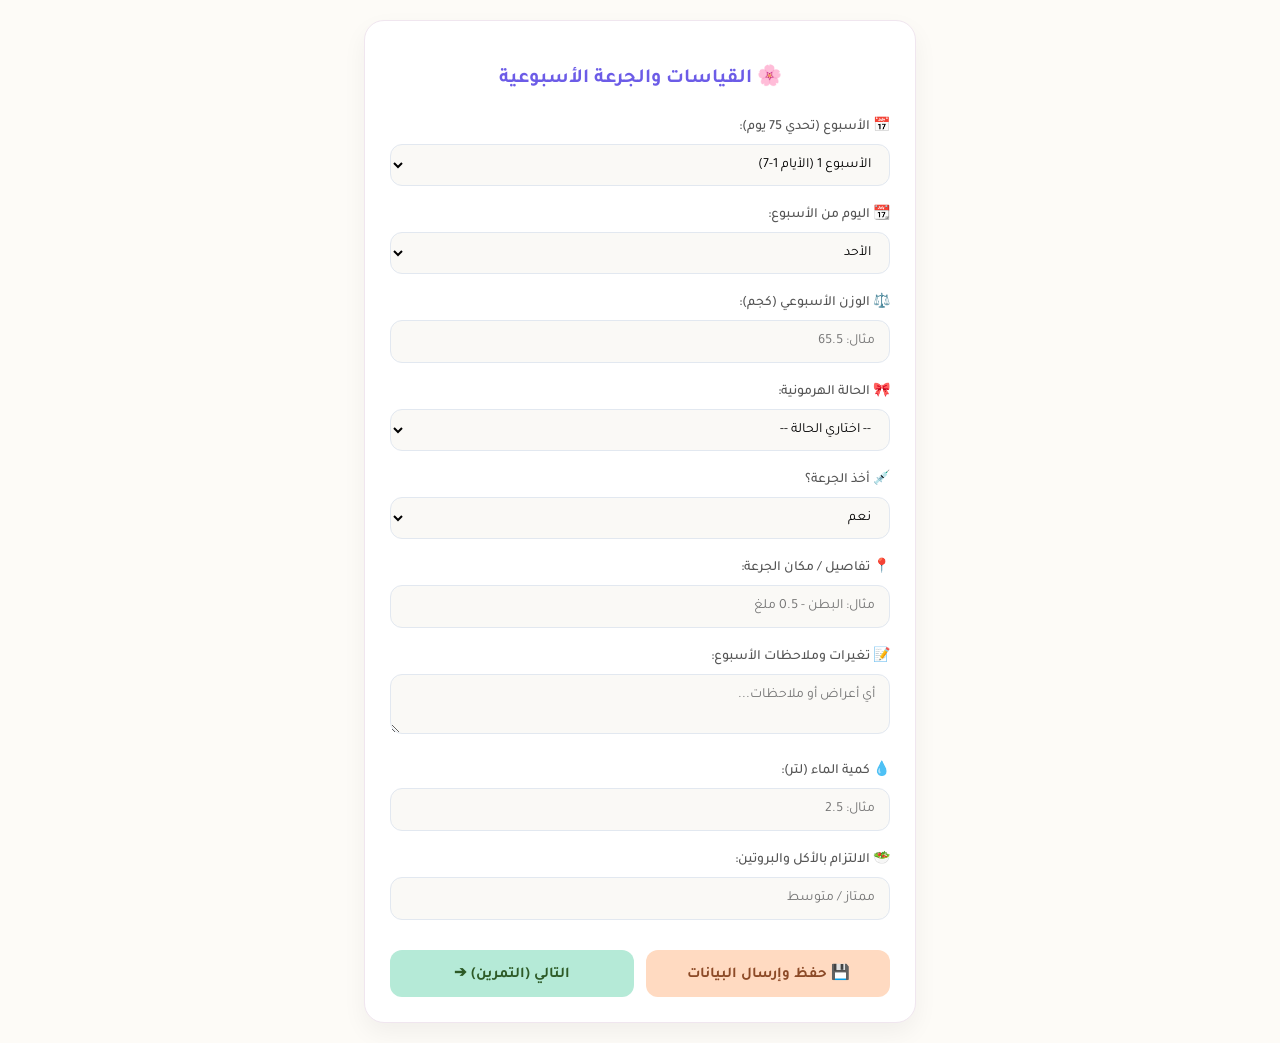
<file: index.html>
<!DOCTYPE html>
<html lang="ar" dir="rtl">
<head>
  <meta charset="UTF-8">
  <meta name="viewport" content="width=device-width, initial-scale=1.0">
  <title>🌸 تطبيق تتبع الصحة والتمارين</title>
  <link rel="stylesheet" href="style.css">
</head>
<body>

<div class="container">
  <form id="trackerForm">
    
    <!-- الصفحة الأولى -->
    <div id="page1" class="page active">
      <h2>🌸 القياسات والجرعة الأسبوعية</h2>
      
      <div class="form-group">
        <label>📅 الأسبوع (تحدي 75 يوم):</label>
        <select id="weekNumber" name="weekNumber">
          <option value="الأسبوع 1 (الأيام 1-7)">الأسبوع 1 (الأيام 1-7)</option>
          <option value="الأسبوع 2 (الأيام 8-14)">الأسبوع 2 (الأيام 8-14)</option>
          <option value="الأسبوع 3 (الأيام 15-21)">الأسبوع 3 (الأيام 15-21)</option>
          <option value="الأسبوع 4 (الأيام 22-28)">الأسبوع 4 (الأيام 22-28)</option>
          <option value="الأسبوع 5 (الأيام 29-35)">الأسبوع 5 (الأيام 29-35)</option>
          <option value="الأسبوع 6 (الأيام 36-42)">الأسبوع 6 (الأيام 36-42)</option>
          <option value="الأسبوع 7 (الأيام 43-49)">الأسبوع 7 (الأيام 43-49)</option>
          <option value="الأسبوع 8 (الأيام 50-56)">الأسبوع 8 (الأيام 50-56)</option>
          <option value="الأسبوع 9 (الأيام 57-63)">الأسبوع 9 (الأيام 57-63)</option>
          <option value="الأسبوع 10 (الأيام 64-70)">الأسبوع 10 (الأيام 64-70)</option>
          <option value="الأسبوع 11 (الأيام 71-75)">الأسبوع 11 (الأيام 71-75)</option>
        </select>
      </div>

      <div class="form-group">
        <label>📆 اليوم من الأسبوع:</label>
        <select id="dayOfWeek" name="dayOfWeek">
          <option value="الأحد">الأحد</option>
          <option value="الإثنين">الإثنين</option>
          <option value="الثلاثاء">الثلاثاء</option>
          <option value="الأربعاء">الأربعاء</option>
          <option value="الخميس">الخميس</option>
          <option value="الجمعة">الجمعة</option>
          <option value="السبت">السبت</option>
        </select>
      </div>

      <div class="form-group">
        <label>⚖️ الوزن الأسبوعي (كجم):</label>
        <input type="number" step="0.1" name="weeklyWeight" placeholder="مثال: 65.5">
      </div>

      <div class="form-group">
        <label>🎀 الحالة الهرمونية:</label>
        <select id="cyclePhase" name="cyclePhase" onchange="handleCycleChange()">
          <option value="">-- اختاري الحالة --</option>
          <option value="أيام عادية">أيام عادية</option>
          <option value="فترة تبويض">فترة تبويض</option>
          <option value="قبل الدورة">قبل الدورة</option>
          <option value="أسبوع الدورة">أسبوع الدورة</option>
        </select>
        <div id="cycleNote" class="dynamic-note"></div>
      </div>

      <div class="form-group">
        <label>💉 أخذ الجرعة؟</label>
        <select name="doseTaken">
          <option value="نعم">نعم</option>
          <option value="لا">لا</option>
        </select>
      </div>

      <div class="form-group">
        <label>📍 تفاصيل / مكان الجرعة:</label>
        <input type="text" name="doseLocation" placeholder="مثال: البطن - 0.5 ملغ">
      </div>

      <div class="form-group">
        <label>📝 تغيرات وملاحظات الأسبوع:</label>
        <textarea name="weeklyChanges" rows="2" placeholder="أي أعراض أو ملاحظات..."></textarea>
      </div>

      <div class="form-group">
        <label>💧 كمية الماء (لتر):</label>
        <input type="number" step="0.1" id="waterIntake" name="waterIntake" placeholder="مثال: 2.5" oninput="handleWaterChange()">
        <div id="waterNote" class="water-note"></div>
      </div>

      <div class="form-group">
        <label>🥗 الالتزام بالأكل والبروتين:</label>
        <input type="text" name="dietCommitment" placeholder="ممتاز / متوسط">
      </div>

      <div class="btn-group">
        <button type="button" class="btn-submit" onclick="sendData()">💾 حفظ وإرسال البيانات</button>
        <button type="button" class="btn-next" onclick="nextPage()">التالي (التمرين) ➔</button>
      </div>
    </div>

    <!-- الصفحة الثانية -->
    <div id="page2" class="page">
      <h2>🏋️‍♀️ بيانات التمرين اليومي</h2>

      <div id="fixedDisplay" class="fixed-info"></div>

      <div class="form-group">
        <label>🎯 نوع التمرين:</label>
        <select id="workoutType" name="workoutType" onchange="handleWorkoutTypeChange()">
          <option value="">-- اختاري نوع التمرين --</option>
          <option value="Upper Body">الجزء العلوي (Upper Body)</option>
          <option value="Lower Body">الجزء السفلي (Lower Body)</option>
        </select>
      </div>

      <div id="warmupNote" class="dynamic-note" style="background-color: #EBF8FF; border-right-color: #3182CE; color: #2B6CB0;"></div>

      <!-- تمارين Upper Body -->
      <div id="upperBodySection" style="display: none;">
        <h3>💪 تمارين الجزء العلوي</h3>
        
        <div class="exercise-card">
          <span style="font-weight:bold; color:#6C5CE7;">1. Lat Pulldown</span>
          <div class="grid-3" style="margin-top:6px;">
            <input type="number" step="0.5" name="ex1_weight" placeholder="الوزن kg">
            <input type="number" name="ex1_reps" placeholder="العدات Reps">
            <input type="number" name="ex1_sets" placeholder="الجولات Sets">
          </div>
        </div>

        <div class="exercise-card">
          <span style="font-weight:bold; color:#6C5CE7;">2. Rows</span>
          <div class="grid-3" style="margin-top:6px;">
            <input type="number" step="0.5" name="ex2_weight" placeholder="الوزن kg">
            <input type="number" name="ex2_reps" placeholder="العدات Reps">
            <input type="number" name="ex2_sets" placeholder="الجولات Sets">
          </div>
        </div>

        <div class="exercise-card">
          <span style="font-weight:bold; color:#6C5CE7;">3. Shoulder Press</span>
          <div class="grid-3" style="margin-top:6px;">
            <input type="number" step="0.5" name="ex3_weight" placeholder="الوزن kg">
            <input type="number" name="ex3_reps" placeholder="العدات Reps">
            <input type="number" name="ex3_sets" placeholder="الجولات Sets">
          </div>
        </div>

        <div class="exercise-card">
          <span style="font-weight:bold; color:#6C5CE7;">4. Biceps Curls</span>
          <div class="grid-3" style="margin-top:6px;">
            <input type="number" step="0.5" name="ex4_weight" placeholder="الوزن kg">
            <input type="number" name="ex4_reps" placeholder="العدات Reps">
            <input type="number" name="ex4_sets" placeholder="الجولات Sets">
          </div>
        </div>

        <div class="exercise-card">
          <span style="font-weight:bold; color:#6C5CE7;">5. Overhead Triceps Extensions</span>
          <div class="grid-3" style="margin-top:6px;">
            <input type="number" step="0.5" name="ex5_weight" placeholder="الوزن kg">
            <input type="number" name="ex5_reps" placeholder="العدات Reps">
            <input type="number" name="ex5_sets" placeholder="الجولات Sets">
          </div>
        </div>
      </div>

      <!-- تمارين Lower Body -->
      <div id="lowerBodySection" style="display: none;">
        <h3>🦵 تمارين الجزء السفلي</h3>

        <div class="exercise-card">
          <span style="font-weight:bold; color:#6C5CE7;">1. Squats (سكوات)</span>
          <div class="grid-3" style="margin-top:6px;">
            <input type="number" step="0.5" name="leg1_weight" placeholder="الوزن kg">
            <input type="number" name="leg1_reps" placeholder="العدات Reps">
            <input type="number" name="leg1_sets" placeholder="الجولات Sets">
          </div>
        </div>

        <div class="exercise-card">
          <span style="font-weight:bold; color:#6C5CE7;">2. RDL (Romanian Deadlifts)</span>
          <div class="grid-3" style="margin-top:6px;">
            <input type="number" step="0.5" name="leg2_weight" placeholder="الوزن kg">
            <input type="number" name="leg2_reps" placeholder="العدات Reps">
            <input type="number" name="leg2_sets" placeholder="الجولات Sets">
          </div>
        </div>

        <div class="exercise-card">
          <span style="font-weight:bold; color:#6C5CE7;">3. Hip Thrust</span>
          <div class="grid-3" style="margin-top:6px;">
            <input type="number" step="0.5" name="leg3_weight" placeholder="الوزن kg">
            <input type="number" name="leg3_reps" placeholder="العدات Reps">
            <input type="number" name="leg3_sets" placeholder="الجولات Sets">
          </div>
        </div>

        <div class="exercise-card">
          <span style="font-weight:bold; color:#6C5CE7;">4. Lunges</span>
          <div class="grid-3" style="margin-top:6px;">
            <input type="number" step="0.5" name="leg4_weight" placeholder="الوزن kg">
            <input type="number" name="leg4_reps" placeholder="العدات Reps">
            <input type="number" name="leg4_sets" placeholder="الجولات Sets">
          </div>
        </div>

        <div class="exercise-card">
          <span style="font-weight:bold; color:#6C5CE7;">5. Hip Abduction</span>
          <div class="grid-3" style="margin-top:6px;">
            <input type="number" step="0.5" name="leg5_weight" placeholder="الوزن kg">
            <input type="number" name="leg5_reps" placeholder="العدات Reps">
            <input type="number" name="leg5_sets" placeholder="الجولات Sets">
          </div>
        </div>
      </div>

      <!-- قسم الكارديو -->
      <h3>🏃‍♀️ أجهزة الكارديو والتفاصيل</h3>
      <div class="form-group">
        <label>اختيار جهاز الكارديو:</label>
        <select name="cardioDevice">
          <option value="لا يوجد">بدون كارديو</option>
          <option value="سير (Treadmill)">سير (Treadmill)</option>
          <option value="دراجة (Stationary Bike)">دراجة (Stationary Bike)</option>
          <option value="أوبتيكال (Elliptical)">أوبتيكال (Elliptical)</option>
          <option value="درج (Stairmaster)">درج (Stairmaster)</option>
        </select>
      </div>

      <div class="grid-3">
        <div class="form-group">
          <label>المدة (د):</label>
          <input type="number" name="cardioDuration" placeholder="30">
        </div>
        <div class="form-group">
          <label>السعرات:</label>
          <input type="number" name="cardioCalories" placeholder="200">
        </div>
        <div class="form-group">
          <label>السرعة:</label>
          <input type="number" step="0.1" name="cardioSpeed" placeholder="5.5">
        </div>
      </div>

      <div class="form-group">
        <label>💓 ضربات القلب (BPM):</label>
        <input type="number" name="cardioBpm" placeholder="مثال: 135">
      </div>

      <h3>✨ نشاط إضافي / كلاسات</h3>
      <div class="form-group">
        <label>نوع النشاط:</label>
        <input type="text" name="extraActivity" placeholder="مشاة / بيلاتس / يوجا...">
      </div>

      <div class="grid-3">
        <div class="form-group" style="grid-column: span 2;">
          <label>وقت النشاط:</label>
          <input type="text" name="extraTime" placeholder="مساءً / صباحاً">
        </div>
        <div class="form-group">
          <label>المدة (د):</label>
          <input type="number" name="extraDuration">
        </div>
      </div>

      <div class="btn-group">
        <button type="button" class="btn-prev" onclick="prevPage()">➔ العودة للقياسات</button>
        <button type="button" class="btn-submit" onclick="sendData()">💾 حفظ وإرسال الكل</button>
      </div>
    </div>

  </form>
</div>

<div id="loadingOverlay" class="loading-overlay">🌸 جاري إرسال البيانات إلى Google Sheets...</div>

<script src="script.js"></script>
</body>
</html>
</file>
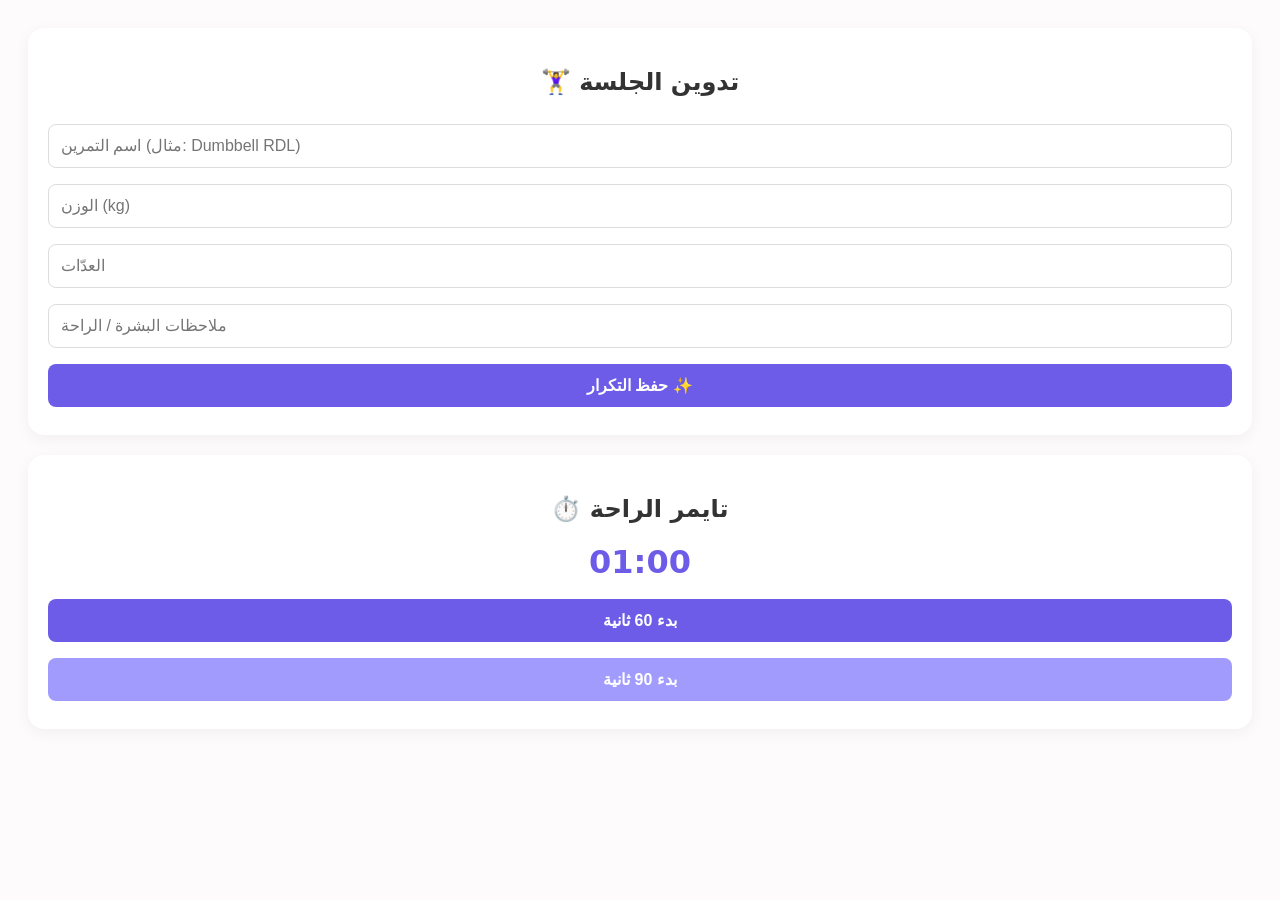
<file: index.html.html>
<!DOCTYPE html>
<html lang="ar">
<head>
  <meta charset="UTF-8">
  <meta name="viewport" content="width=device-width, initial-scale=1.0">
  <title>75 Soft Micro-Sculpting</title>
  <style>
    body { font-family: system-ui, sans-serif; background: #fdfbfb; color: #333; padding: 20px; text-align: center; }
    .card { background: white; padding: 20px; border-radius: 16px; box-shadow: 0 4px 15px rgba(0,0,0,0.05); margin-bottom: 20px; }
    img { width: 100%; max-height: 200px; object-fit: cover; border-radius: 12px; margin: 10px 0; }
    input, select, button { width: 100%; padding: 12px; margin: 8px 0; border-radius: 8px; border: 1px solid #ddd; box-sizing: border-box; font-size: 16px; }
    button { background: #6c5ce7; color: white; border: none; font-weight: bold; cursor: pointer; }
    .timer { font-size: 32px; font-weight: bold; color: #6c5ce7; margin: 10px 0; }
  </style>
</head>
<body>

  <div class="card">
    <h2>🏋️‍♀️ تدوين الجلسة</h2>
    <input type="text" id="exercise" placeholder="اسم التمرين (مثال: Dumbbell RDL)">
    <input type="number" id="weight" placeholder="الوزن (kg)">
    <input type="number" id="reps" placeholder="العدّات">
    <input type="text" id="notes" placeholder="ملاحظات البشرة / الراحة">
    <button onclick="sendData()">حفظ التكرار ✨</button>
  </div>

  <div class="card">
    <h2>⏱️ تايمر الراحة</h2>
    <div class="timer" id="timerDisplay">01:00</div>
    <button onclick="startTimer(60)">بدء 60 ثانية</button>
    <button onclick="startTimer(90)" style="background:#a29bfe;">بدء 90 ثانية</button>
  </div>

  <script>
    const SCRIPT_URL = "ضعـي_رابط_WEB_APP_URL_هنا";

    function sendData() {
      const data = {
        exercise: document.getElementById('exercise').value,
        weight: document.getElementById('weight').value,
        reps: document.getElementById('reps').value,
        notes: document.getElementById('notes').value
      };
      fetch(SCRIPT_URL, { method: 'POST', body: JSON.stringify(data) })
        .then(res => alert('تم التسجيل بنجاح! 🎉'))
        .catch(err => alert('حدث خطأ!'));
    }

    function startTimer(seconds) {
      let time = seconds;
      const display = document.getElementById('timerDisplay');
      const interval = setInterval(() => {
        let mins = Math.floor(time / 60);
        let secs = time % 60;
        display.textContent = `${mins}:${secs < 10 ? '0' : ''}${secs}`;
        if (--time < 0) {
          clearInterval(interval);
          display.textContent = "انتهى الوقت! 💪";
        }
      }, 1000);
    }
  </script>
</body>
</html>
</file>
<file: style.css>
@import url('https://fonts.googleapis.com/css2?family=Tajawal:wght@400;500;700&display=swap');

:root {
  --bg-pastel: #FDFBF7;
  --card-bg: #FFFFFF;
  --primary-pastel: #B5EAD7;
  --primary-dark: #6C5CE7;
  --accent-pink: #FFDAC1;
  --accent-lilac: #E2F0CB;
  --text-color: #4A4A4A;
  --border-color: #E2E8F0;
  --note-bg: #FFF5F5;
  --note-border: #FFB7B2;
}

body {
  font-family: 'Tajawal', sans-serif;
  background-color: var(--bg-pastel);
  color: var(--text-color);
  margin: 0;
  padding: 20px 15px;
  display: flex;
  justify-content: center;
  direction: rtl;
}

.container {
  background: var(--card-bg);
  width: 100%;
  max-width: 500px;
  padding: 25px;
  border-radius: 20px;
  box-shadow: 0 10px 25px rgba(0, 0, 0, 0.05);
  border: 1px solid #F0E6EF;
}

.page {
  display: none;
}

.page.active {
  display: block;
}

h2 {
  text-align: center;
  color: var(--primary-dark);
  margin-bottom: 25px;
  font-size: 20px;
  font-weight: 700;
}

h3 {
  color: var(--primary-dark);
  font-size: 16px;
  margin-top: 20px;
  border-bottom: 2px dashed var(--primary-pastel);
  padding-bottom: 6px;
}

.form-group {
  margin-bottom: 18px;
}

label {
  display: block;
  margin-bottom: 8px;
  font-weight: 500;
  font-size: 14px;
  color: #555;
}

input, select, textarea {
  width: 100%;
  padding: 12px 14px;
  border: 1px solid var(--border-color);
  border-radius: 12px;
  box-sizing: border-box;
  font-size: 14px;
  font-family: 'Tajawal', sans-serif;
  background-color: #FAF9F6;
  transition: all 0.3s ease;
}

input:focus, select:focus, textarea:focus {
  outline: none;
  border-color: var(--primary-dark);
  background-color: #FFF;
  box-shadow: 0 0 8px rgba(108, 92, 231, 0.15);
}

.dynamic-note {
  display: none;
  background-color: var(--note-bg);
  border-right: 4px solid var(--note-border);
  padding: 10px 14px;
  border-radius: 8px;
  font-size: 13px;
  color: #721C24;
  margin-top: 8px;
  font-weight: 500;
}

.water-note {
  display: none;
  background-color: #E8F4F8;
  border-right: 4px solid #81D4FA;
  padding: 10px 14px;
  border-radius: 8px;
  font-size: 13px;
  color: #0277BD;
  margin-top: 8px;
  font-weight: 500;
}

.exercise-card {
  background-color: #FAFAFA;
  border: 1px solid var(--border-color);
  padding: 12px;
  border-radius: 12px;
  margin-bottom: 12px;
}

.grid-3 {
  display: grid;
  grid-template-columns: 1fr 1fr 1fr;
  gap: 8px;
}

.btn-group {
  display: flex;
  gap: 12px;
  margin-top: 30px;
}

button {
  border: none;
  padding: 13px 18px;
  border-radius: 12px;
  cursor: pointer;
  font-size: 15px;
  font-weight: 700;
  font-family: 'Tajawal', sans-serif;
  flex: 1;
  transition: transform 0.2s, opacity 0.2s;
}

button:active {
  transform: scale(0.98);
}

.btn-next { background-color: var(--primary-pastel); color: #2D5A27; }
.btn-prev { background-color: #E2E8F0; color: #4A5568; }
.btn-submit { background-color: var(--accent-pink); color: #8C4A27; }

.loading-overlay {
  display: none;
  position: fixed;
  top: 0; left: 0; width: 100%; height: 100%;
  background: rgba(255, 255, 255, 0.85);
  backdrop-filter: blur(4px);
  color: var(--primary-dark);
  text-align: center;
  padding-top: 220px;
  font-size: 18px;
  font-weight: 700;
  z-index: 1000;
}

.fixed-info {
  background-color: #F0E6EF;
  padding: 10px 15px;
  border-radius: 10px;
  text-align: center;
  font-weight: bold;
  color: var(--primary-dark);
  margin-bottom: 15px;
}
</file>
